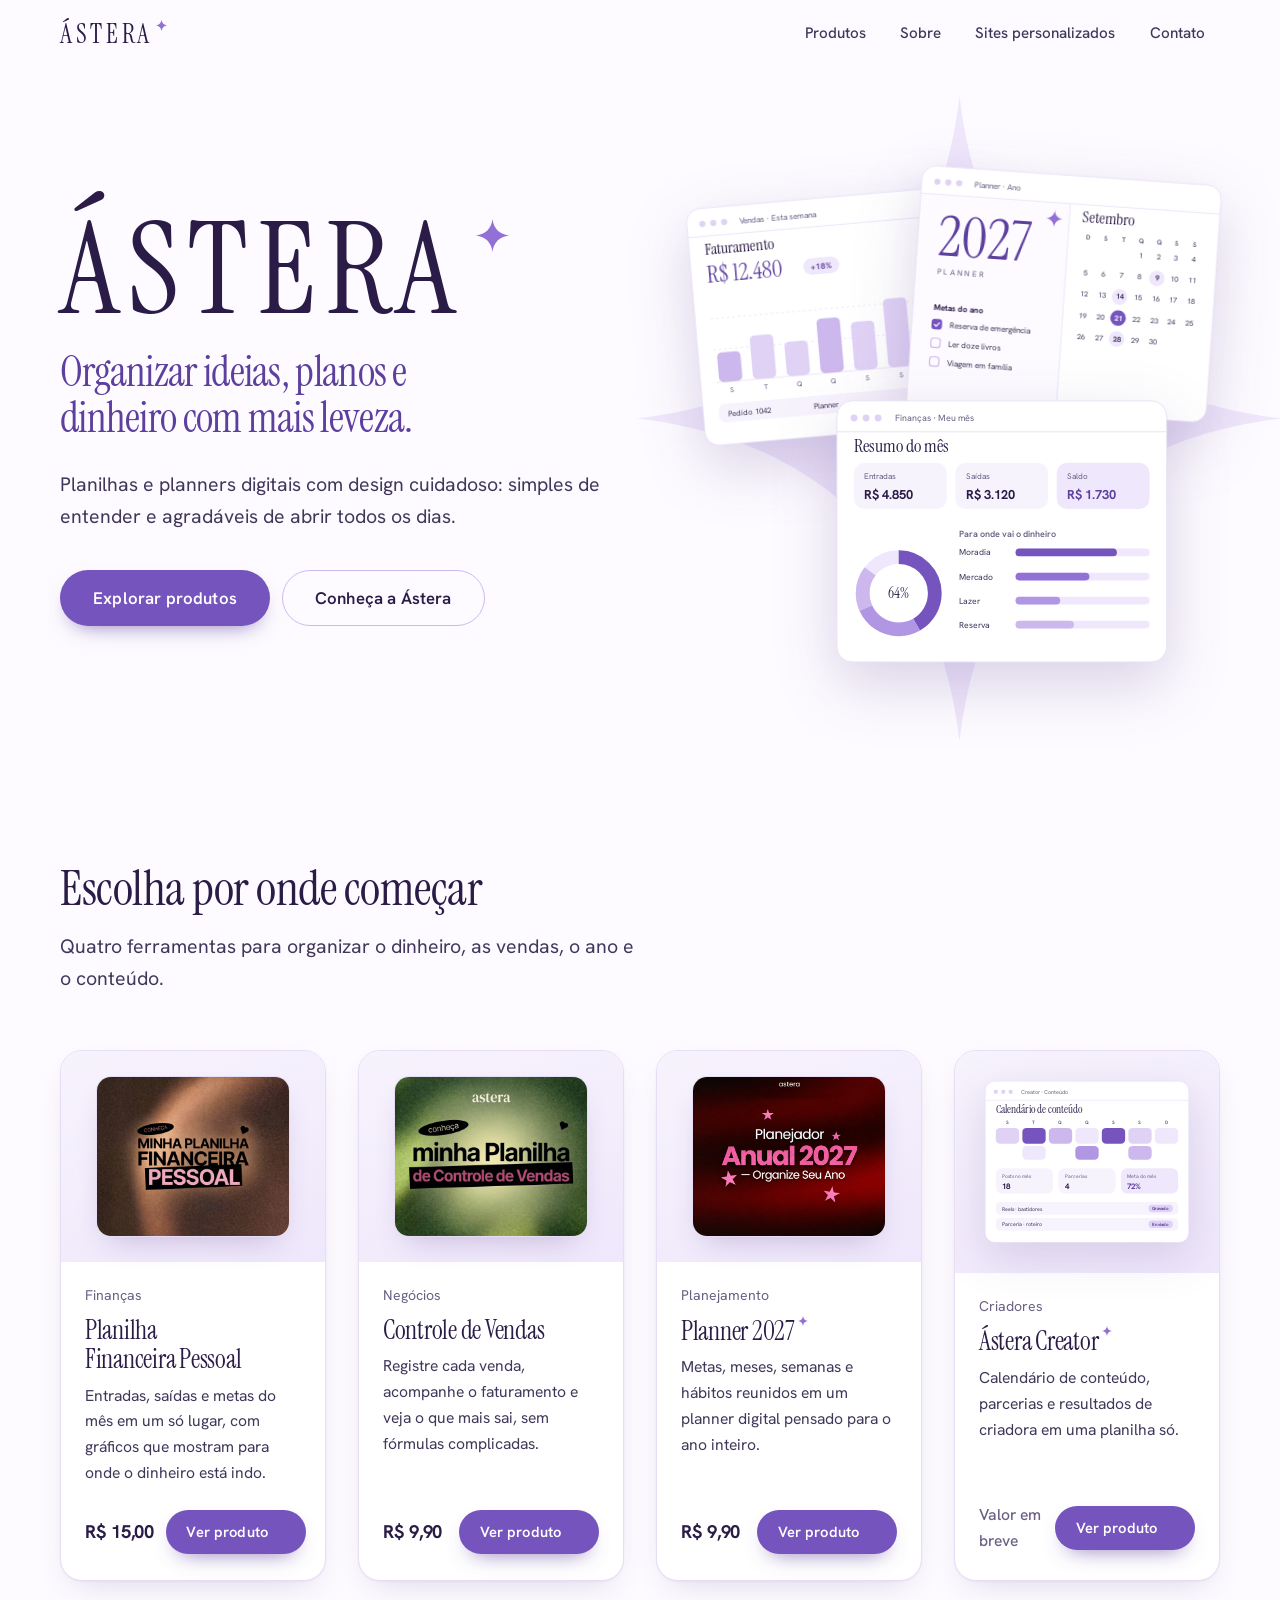
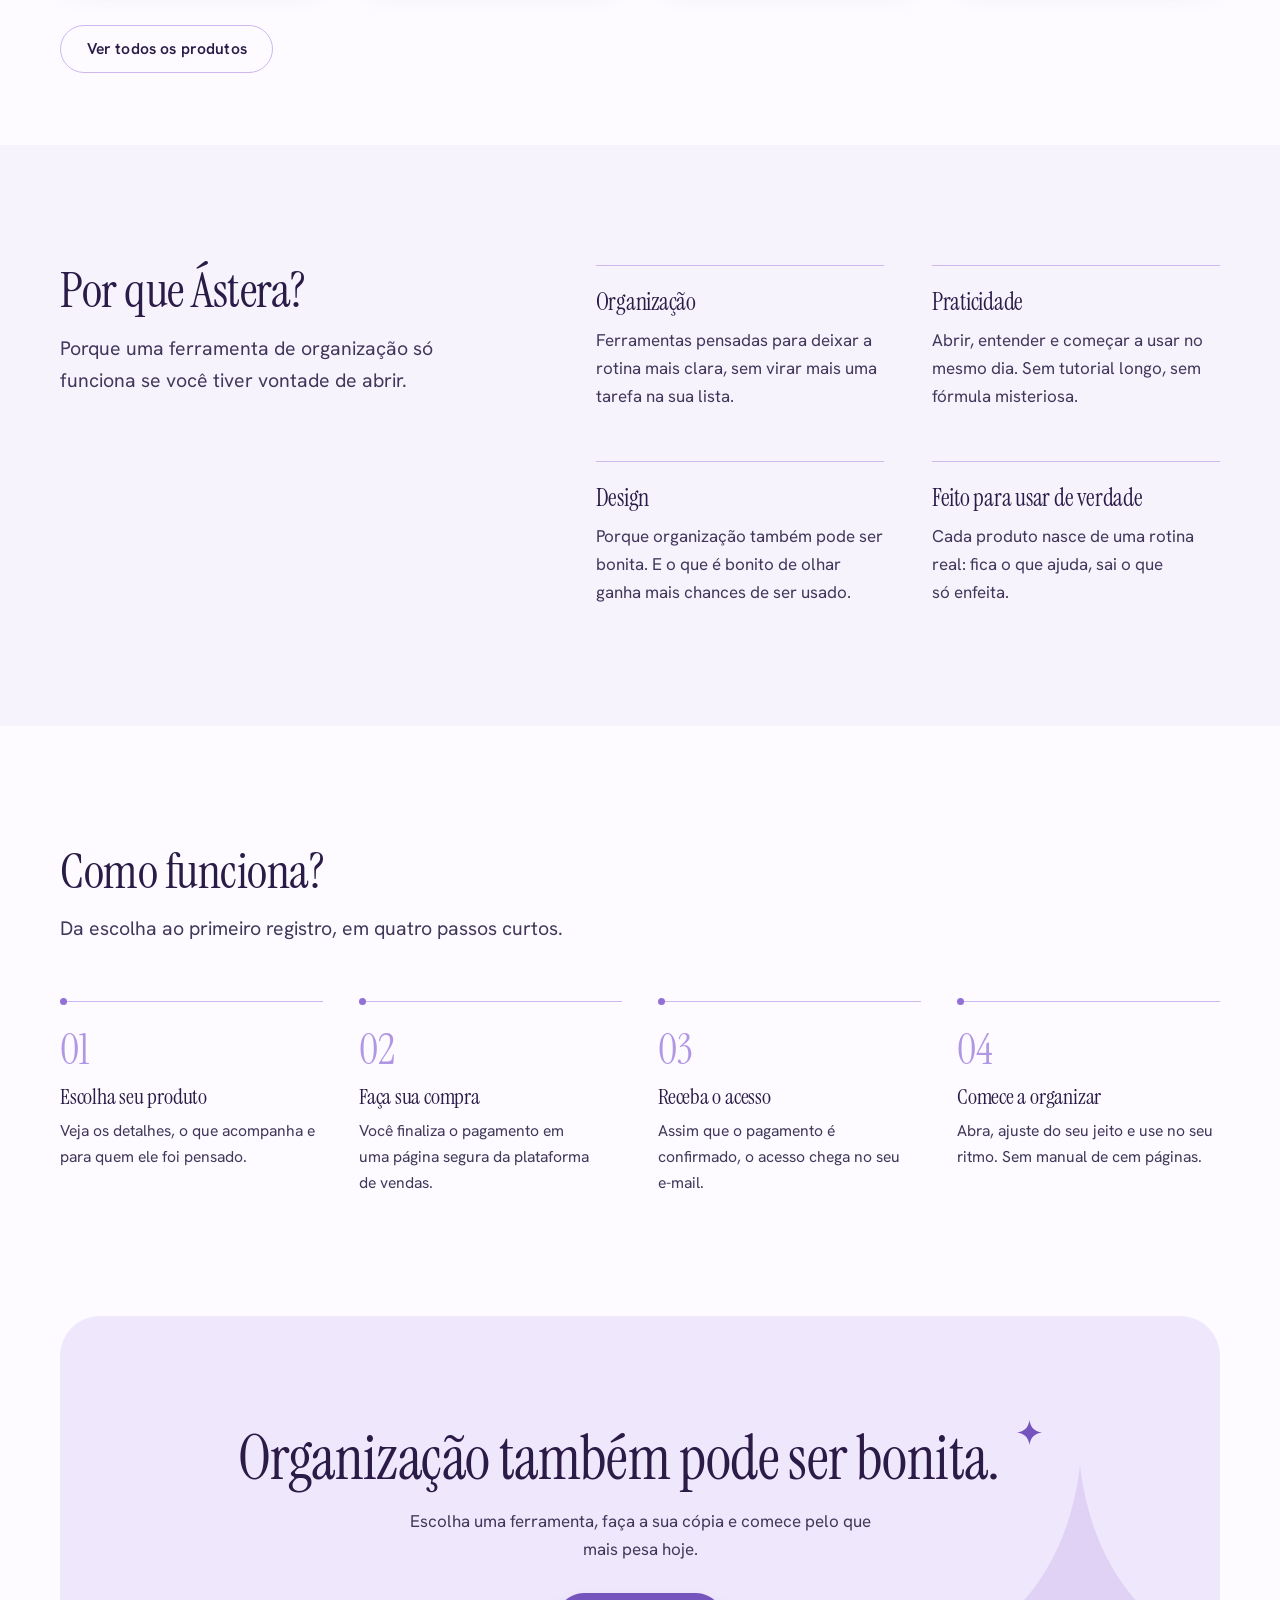
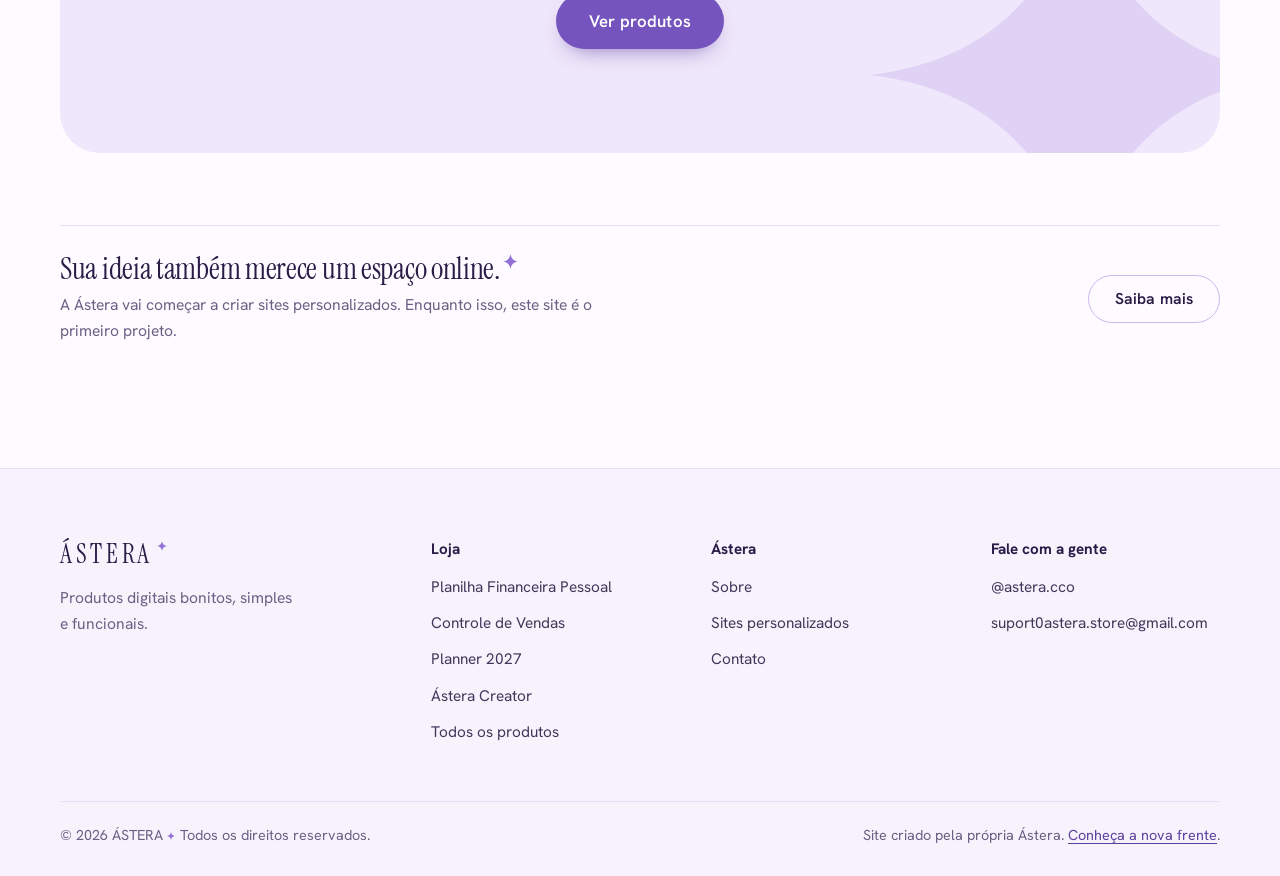
<file: index.html>
<!DOCTYPE html>
<html lang="pt-BR">
<head>
<meta charset="utf-8">
<meta name="viewport" content="width=device-width, initial-scale=1">
<title>Ástera ✦ Planilhas financeiras e planners digitais</title>
<meta name="description" content="Planilhas financeiras, controle de vendas, planner 2027 e planilha para criadoras de conteúdo, com design delicado e uso simples. Conheça a Ástera.">
<meta name="theme-color" content="#FDFBFF">
<link rel="icon" href="assets/favicon.svg" type="image/svg+xml">
<meta property="og:type" content="website">
<meta property="og:site_name" content="Ástera">
<meta property="og:locale" content="pt_BR">
<meta property="og:title" content="Ástera ✦ Planilhas financeiras e planners digitais">
<meta property="og:description" content="Planilhas financeiras, controle de vendas, planner 2027 e planilha para criadoras de conteúdo, com design delicado e uso simples. Conheça a Ástera.">
<meta property="og:image" content="https://SEU-DOMINIO.com.br/assets/og-image.png">
<meta name="twitter:card" content="summary_large_image">
<link rel="preconnect" href="https://fonts.googleapis.com">
<link rel="preconnect" href="https://fonts.gstatic.com" crossorigin>
<link href="https://fonts.googleapis.com/css2?family=Hanken+Grotesk:wght@400;500;600;700&family=Instrument+Serif:ital@0;1&display=swap" rel="stylesheet">
<link rel="stylesheet" href="css/style.css">
<script type="application/ld+json">
{"@context":"https://schema.org","@type":"Organization","name":"Ástera","url":"https://SEU-DOMINIO.com.br","logo":"https://SEU-DOMINIO.com.br/assets/favicon.svg","description":"Marca de produtos digitais: planilhas, planners e ferramentas de organização.","sameAs":["https://www.instagram.com/astera.cco/"]}
</script>
</head>
<body data-page="home">
<a class="skip-link" href="#conteudo">Pular para o conteúdo</a>
<header data-site-header></header>
<main id="conteudo">
<section class="hero" aria-labelledby="hero-title">
  <div class="wrap hero__grid">
    <div class="hero__copy">
      <h1 class="hero__title" id="hero-title">
        <span class="hero__brand">ÁSTERA<span class="star hero__star" aria-hidden="true"></span></span>
        <span class="sr-only">: </span>
        <span class="hero__line">Organizar ideias, planos e dinheiro com mais leveza.</span>
      </h1>
      <p class="lede">Planilhas e planners digitais com design cuidadoso: simples de entender e agradáveis de abrir todos os dias.</p>
      <div class="hero__actions">
        <a class="btn btn--primary btn--lg" href="produtos.html">Explorar produtos</a>
        <a class="btn btn--ghost btn--lg" href="sobre.html">Conheça a Ástera</a>
      </div>
    </div>
    <div class="hero__visual" data-hero-mockups aria-hidden="true"></div>
  </div>
</section>

<section class="section section--tight" aria-labelledby="destaques">
  <div class="wrap">
    <div class="section-head">
      <h2 id="destaques">Escolha por onde começar</h2>
      <p class="lede">Quatro ferramentas para organizar o dinheiro, as vendas, o ano e o conteúdo.</p>
    </div>
    <div class="grid-products" data-featured-products></div>
    <p style="margin-top:clamp(28px,4vw,44px)"><a class="btn btn--ghost" href="produtos.html">Ver todos os produtos</a></p>
  </div>
</section>

<section class="section section--tint" aria-labelledby="por-que">
  <div class="wrap why">
    <div class="section-head" style="margin:0">
      <h2 id="por-que">Por que Ástera?</h2>
      <p class="lede">Porque uma ferramenta de organização só funciona se você tiver vontade de abrir.</p>
    </div>
    <div class="why__list">
      <div class="why__item"><h3>Organização</h3><p>Ferramentas pensadas para deixar a rotina mais clara, sem virar mais uma tarefa na sua lista.</p></div>
      <div class="why__item"><h3>Praticidade</h3><p>Abrir, entender e começar a usar no mesmo dia. Sem tutorial longo, sem fórmula misteriosa.</p></div>
      <div class="why__item"><h3>Design</h3><p>Porque organização também pode ser bonita. E o que é bonito de olhar ganha mais chances de ser usado.</p></div>
      <div class="why__item"><h3>Feito para usar de verdade</h3><p>Cada produto nasce de uma rotina real: fica o que ajuda, sai o que só enfeita.</p></div>
    </div>
  </div>
</section>

<section class="section" aria-labelledby="como-funciona">
  <div class="wrap">
    <div class="section-head">
      <h2 id="como-funciona">Como funciona?</h2>
      <p class="lede">Da escolha ao primeiro registro, em quatro passos curtos.</p>
    </div>
    <div data-steps></div>
  </div>
</section>

<section class="section--tight" style="padding-block:0 clamp(40px,6vw,72px)" aria-labelledby="cta-final">
  <div class="wrap">
    <div class="cta">
      <h2 id="cta-final">Organização também pode ser bonita. <span class="star" aria-hidden="true"></span></h2>
      <p>Escolha uma ferramenta, faça a sua cópia e comece pelo que mais pesa hoje.</p>
      <a class="btn btn--primary btn--lg" href="produtos.html">Ver produtos</a>
    </div>
  </div>
</section>

<div class="wrap" style="padding-bottom:clamp(48px,8vw,96px)">
  <div class="teaser">
    <div>
      <h2>Sua ideia também merece um espaço online.<span class="star" aria-hidden="true"></span></h2>
      <p>A Ástera vai começar a criar sites personalizados. Enquanto isso, este site é o primeiro projeto.</p>
    </div>
    <a class="btn btn--ghost" href="sites-personalizados.html">Saiba mais</a>
  </div>
</div>
</main>
<footer data-site-footer></footer>
<noscript><p style="padding:24px;text-align:center">Este site precisa do JavaScript ativado para mostrar os produtos.</p></noscript>
<script src="js/config.js" defer></script>
<script src="js/products.js" defer></script>
<script src="js/mockups.js" defer></script>
<script src="js/app.js" defer></script>
</body>
</html>
</file>
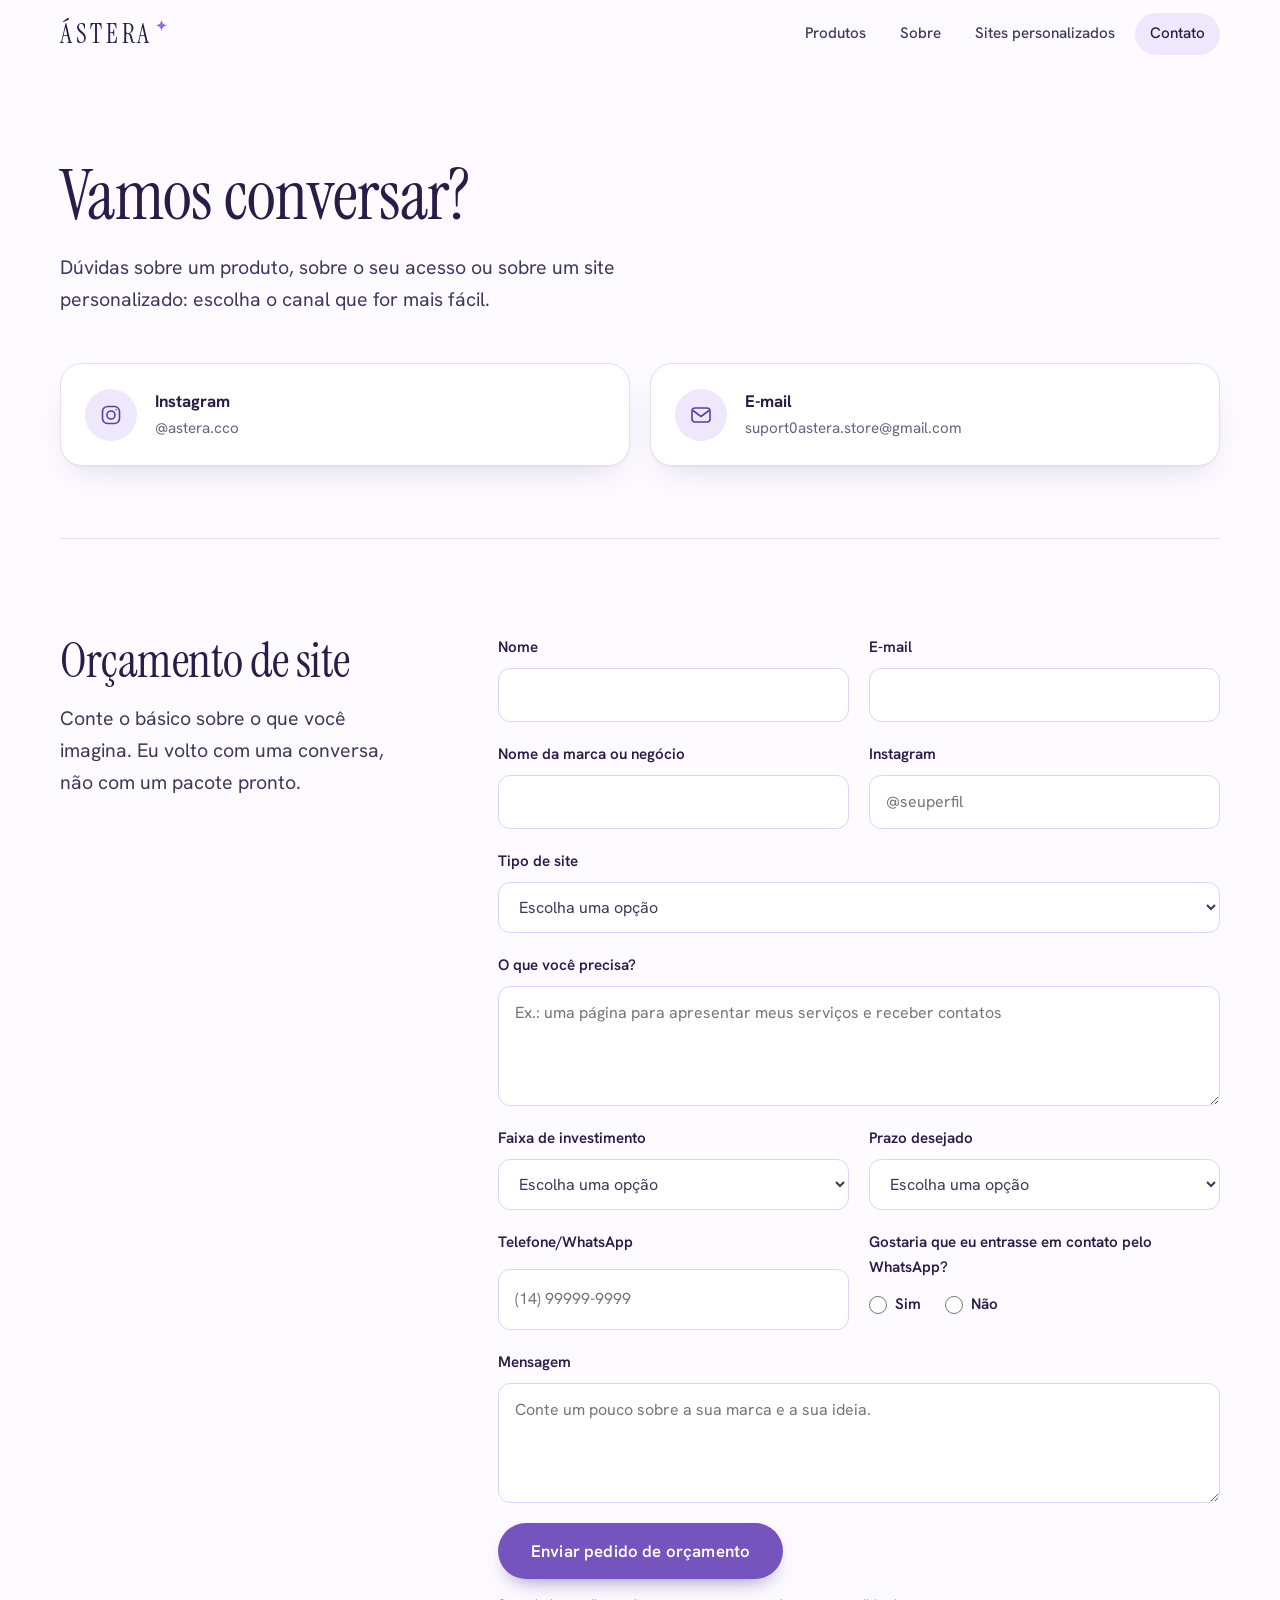
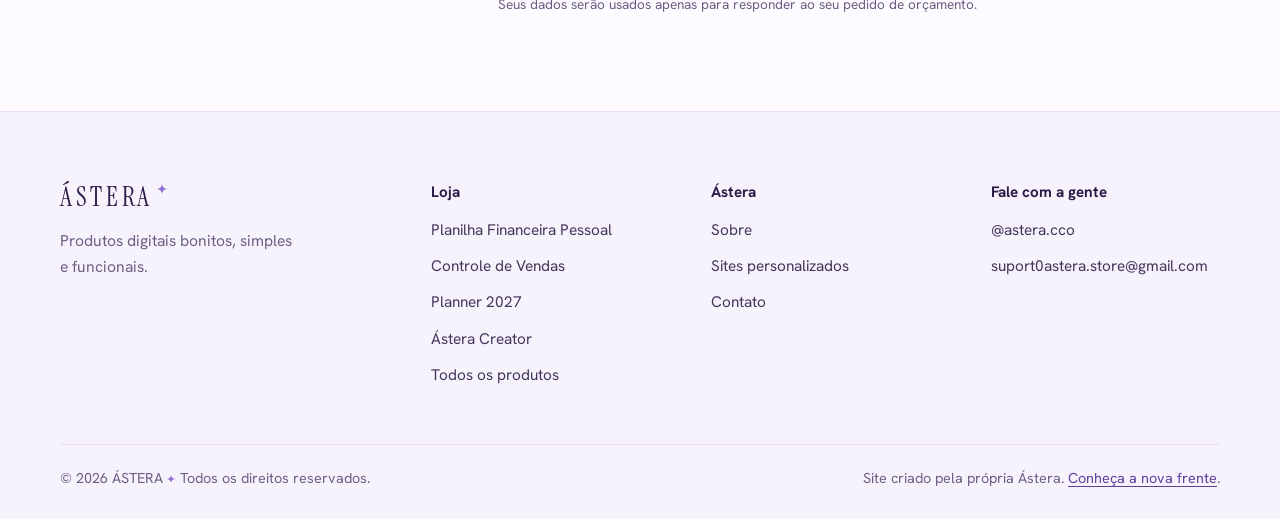
<file: contato.html>
<!DOCTYPE html>
<html lang="pt-BR">
<head>
<meta charset="utf-8">
<meta name="viewport" content="width=device-width, initial-scale=1">
<title>Contato | Ástera ✦</title>
<meta name="description" content="Fale com a Ástera pelo Instagram ou e-mail e peça um orçamento de site personalizado.">
<meta name="theme-color" content="#FDFBFF">
<link rel="icon" href="assets/favicon.svg" type="image/svg+xml">
<meta property="og:type" content="website">
<meta property="og:site_name" content="Ástera">
<meta property="og:locale" content="pt_BR">
<meta property="og:title" content="Contato | Ástera ✦">
<meta property="og:description" content="Fale com a Ástera pelo Instagram ou e-mail e peça um orçamento de site personalizado.">
<meta property="og:image" content="https://SEU-DOMINIO.com.br/assets/og-image.png">
<meta name="twitter:card" content="summary_large_image">
<link rel="preconnect" href="https://fonts.googleapis.com">
<link rel="preconnect" href="https://fonts.gstatic.com" crossorigin>
<link href="https://fonts.googleapis.com/css2?family=Hanken+Grotesk:wght@400;500;600;700&family=Instrument+Serif:ital@0;1&display=swap" rel="stylesheet">
<link rel="stylesheet" href="css/style.css">
</head>
<body data-page="contato">
<a class="skip-link" href="#conteudo">Pular para o conteúdo</a>
<header data-site-header></header>
<main id="conteudo">
<div class="wrap page-head">
  <h1>Vamos conversar?</h1>
  <p class="lede">Dúvidas sobre um produto, sobre o seu acesso ou sobre um site personalizado: escolha o canal que for mais fácil.</p>
</div>
<div class="wrap contact-links" data-contact-links></div>
<div class="wrap">
  <section class="quote" id="orcamento" aria-labelledby="orcamento-titulo">
    <div>
      <h2 id="orcamento-titulo">Orçamento de site</h2>
      <p class="lede">Conte o básico sobre o que você imagina. Eu volto com uma conversa, não com um pacote pronto.</p>
    </div>
    <div data-quote-form></div>
  </section>
</div>
</main>
<footer data-site-footer></footer>
<noscript><p style="padding:24px;text-align:center">Este site precisa do JavaScript ativado para mostrar os produtos.</p></noscript>
<script src="js/config.js" defer></script>
<script src="js/products.js" defer></script>
<script src="js/mockups.js" defer></script>
<script src="js/app.js" defer></script>
</body>
</html>
</file>
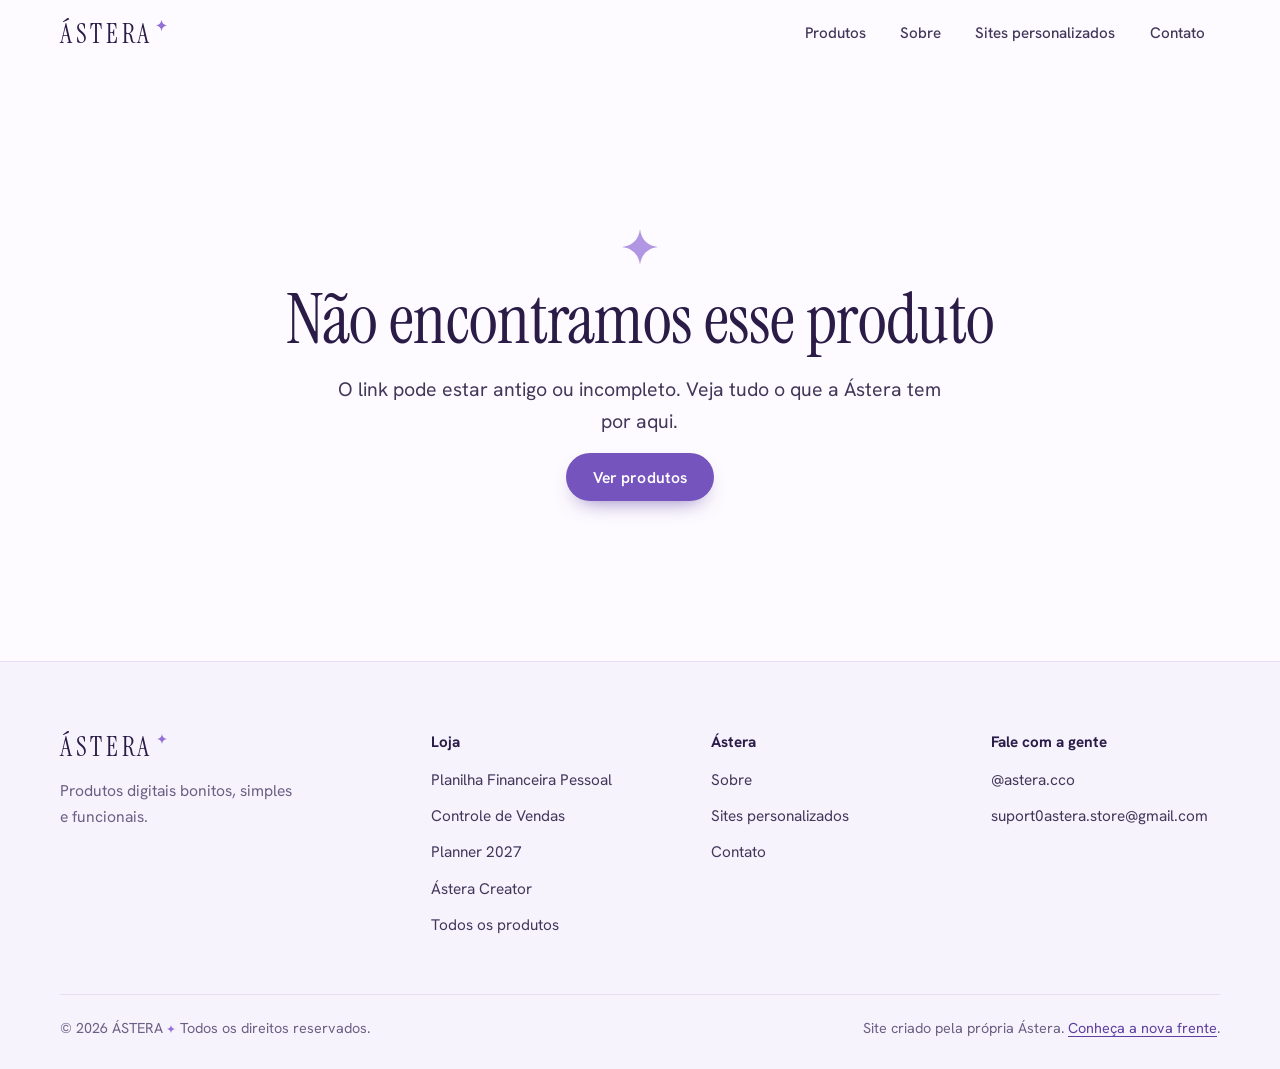
<file: produto.html>
<!DOCTYPE html>
<html lang="pt-BR">
<head>
<meta charset="utf-8">
<meta name="viewport" content="width=device-width, initial-scale=1">
<script>(function(){var p=location.pathname,i=p.indexOf('/produtos/');if(i>-1){document.write('<base href="'+p.slice(0,i+1)+'">');}})();</script>
<title>Produto | Ástera ✦</title>
<meta name="description" content="Produto digital da Ástera: planilhas e planners com design cuidadoso e uso simples.">
<meta name="theme-color" content="#FDFBFF">
<link rel="icon" href="assets/favicon.svg" type="image/svg+xml">
<meta property="og:type" content="website">
<meta property="og:site_name" content="Ástera">
<meta property="og:locale" content="pt_BR">
<meta property="og:title" content="Produto | Ástera ✦">
<meta property="og:description" content="Produto digital da Ástera: planilhas e planners com design cuidadoso e uso simples.">
<meta property="og:image" content="https://SEU-DOMINIO.com.br/assets/og-image.png">
<meta name="twitter:card" content="summary_large_image">
<link rel="preconnect" href="https://fonts.googleapis.com">
<link rel="preconnect" href="https://fonts.gstatic.com" crossorigin>
<link href="https://fonts.googleapis.com/css2?family=Hanken+Grotesk:wght@400;500;600;700&family=Instrument+Serif:ital@0;1&display=swap" rel="stylesheet">
<link rel="stylesheet" href="css/style.css">
</head>
<body data-page="produto">
<a class="skip-link" href="#conteudo">Pular para o conteúdo</a>
<header data-site-header></header>
<main id="conteudo">
<div data-product-page></div>
</main>
<footer data-site-footer></footer>
<noscript><p style="padding:24px;text-align:center">Este site precisa do JavaScript ativado para mostrar os produtos.</p></noscript>
<script src="js/config.js" defer></script>
<script src="js/products.js" defer></script>
<script src="js/mockups.js" defer></script>
<script src="js/app.js" defer></script>
</body>
</html>
</file>
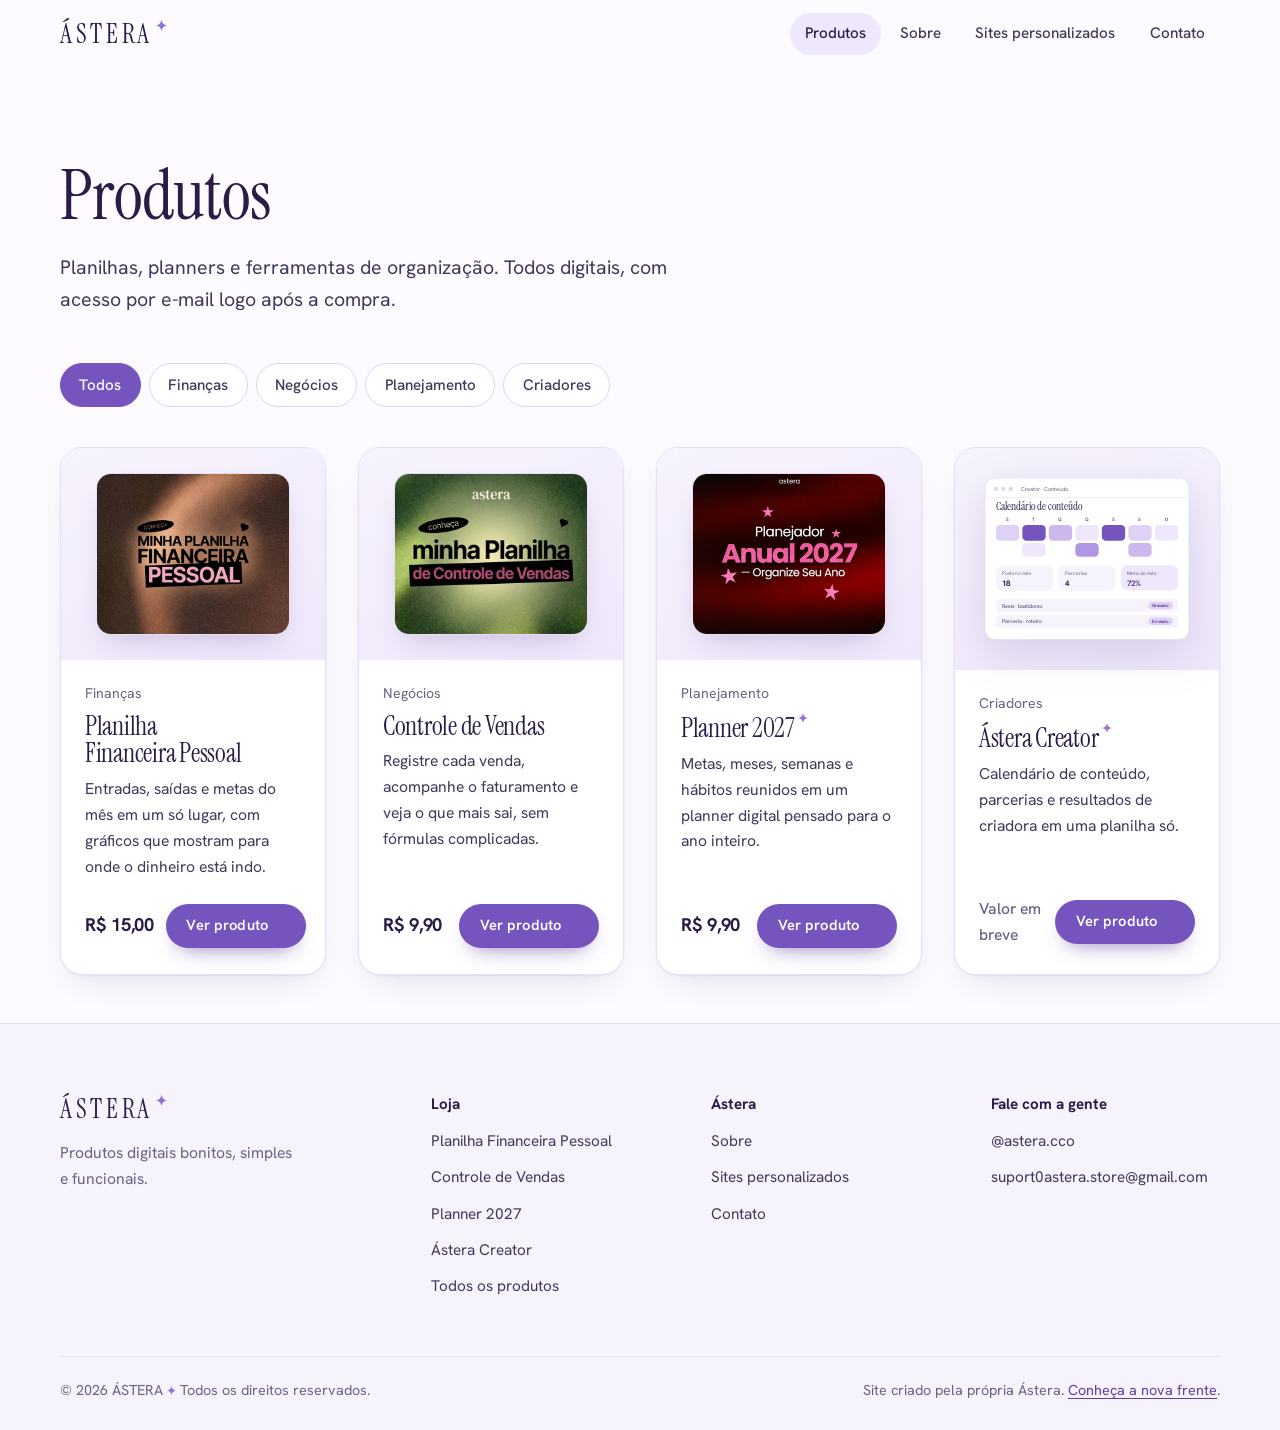
<file: produtos.html>
<!DOCTYPE html>
<html lang="pt-BR">
<head>
<meta charset="utf-8">
<meta name="viewport" content="width=device-width, initial-scale=1">
<title>Produtos digitais: planilhas e planners | Ástera ✦</title>
<meta name="description" content="Planilha financeira pessoal, controle de vendas, Planner 2027 e Ástera Creator. Veja todos os produtos da Ástera e escolha por onde começar.">
<meta name="theme-color" content="#FDFBFF">
<link rel="icon" href="assets/favicon.svg" type="image/svg+xml">
<meta property="og:type" content="website">
<meta property="og:site_name" content="Ástera">
<meta property="og:locale" content="pt_BR">
<meta property="og:title" content="Produtos digitais: planilhas e planners | Ástera ✦">
<meta property="og:description" content="Planilha financeira pessoal, controle de vendas, Planner 2027 e Ástera Creator. Veja todos os produtos da Ástera e escolha por onde começar.">
<meta property="og:image" content="https://SEU-DOMINIO.com.br/assets/og-image.png">
<meta name="twitter:card" content="summary_large_image">
<link rel="preconnect" href="https://fonts.googleapis.com">
<link rel="preconnect" href="https://fonts.gstatic.com" crossorigin>
<link href="https://fonts.googleapis.com/css2?family=Hanken+Grotesk:wght@400;500;600;700&family=Instrument+Serif:ital@0;1&display=swap" rel="stylesheet">
<link rel="stylesheet" href="css/style.css">
</head>
<body data-page="produtos">
<a class="skip-link" href="#conteudo">Pular para o conteúdo</a>
<header data-site-header></header>
<main id="conteudo">
<div class="wrap page-head">
  <h1>Produtos</h1>
  <p class="lede">Planilhas, planners e ferramentas de organização. Todos digitais, com acesso por e-mail logo após a compra.</p>
</div>
<div class="wrap" style="padding-bottom:clamp(24px,4vw,48px)" data-shop></div>
</main>
<footer data-site-footer></footer>
<noscript><p style="padding:24px;text-align:center">Este site precisa do JavaScript ativado para mostrar os produtos.</p></noscript>
<script src="js/config.js" defer></script>
<script src="js/products.js" defer></script>
<script src="js/mockups.js" defer></script>
<script src="js/app.js" defer></script>
</body>
</html>
</file>
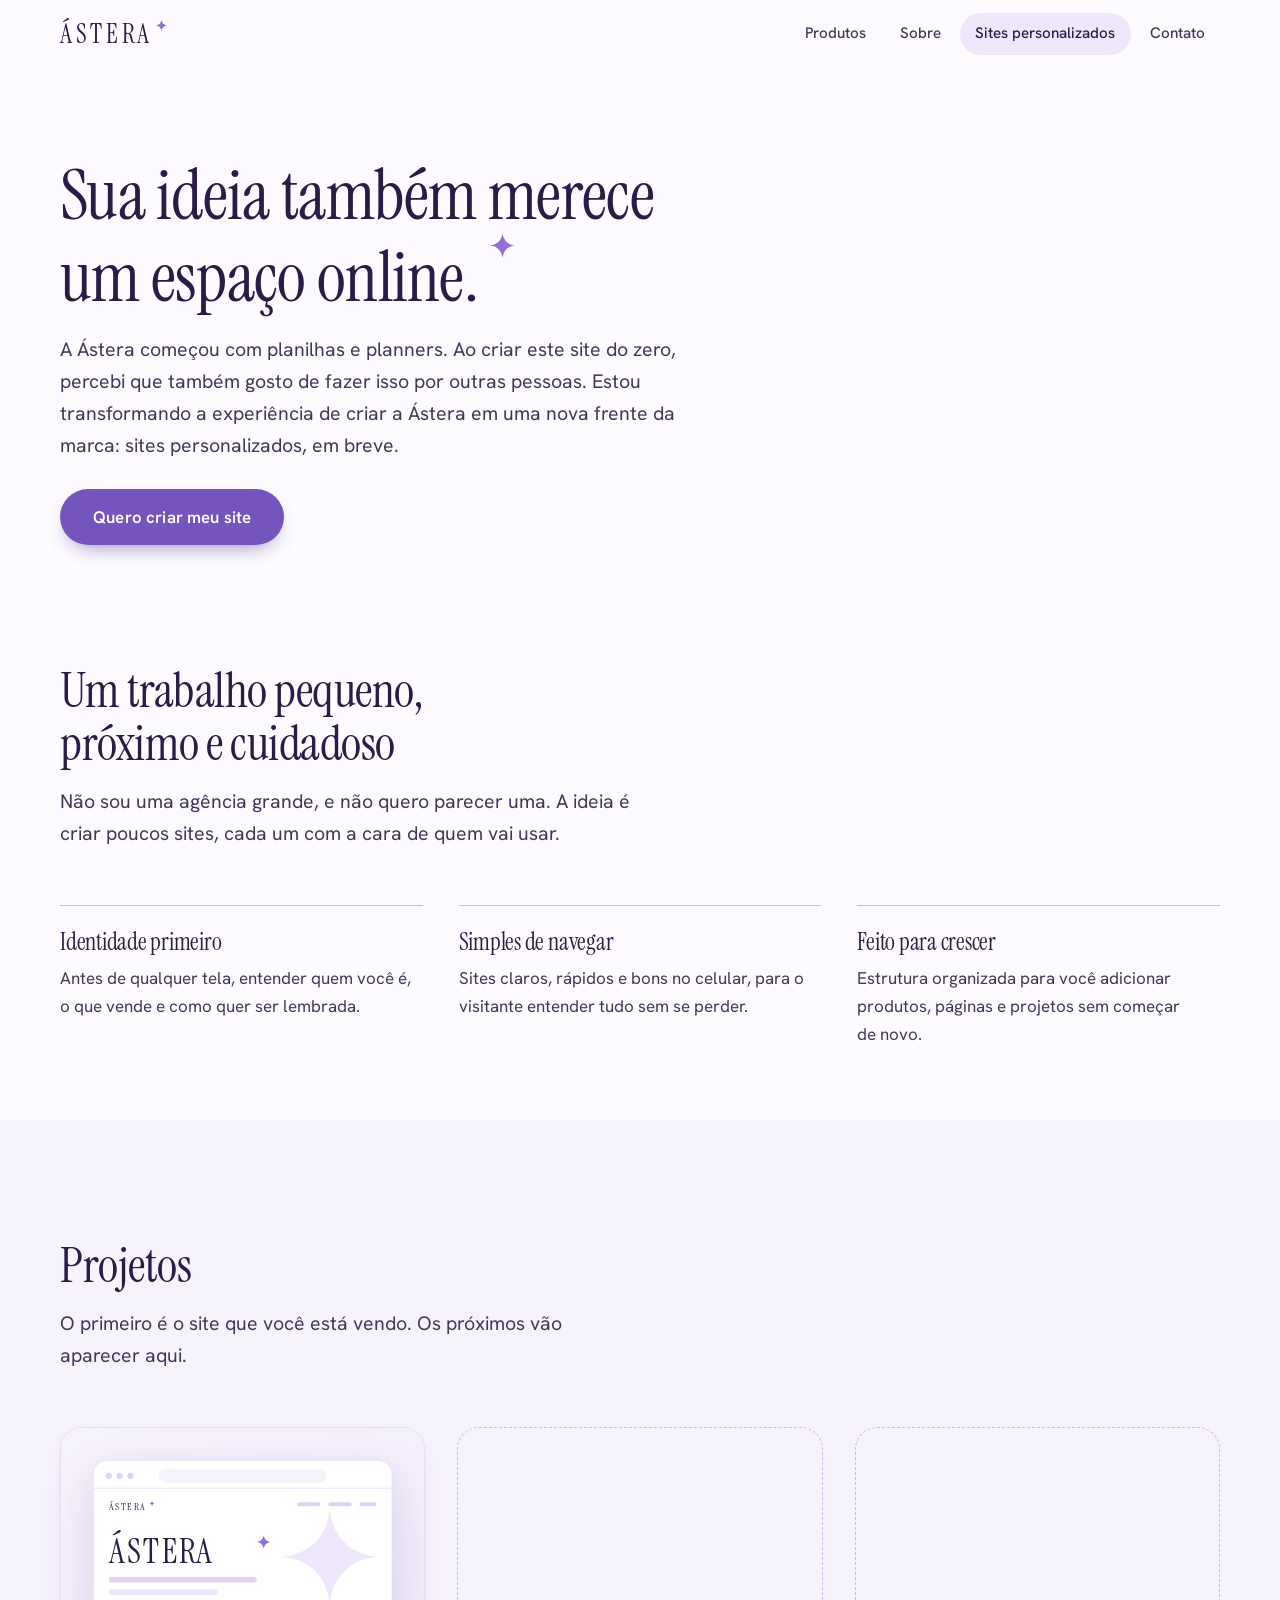
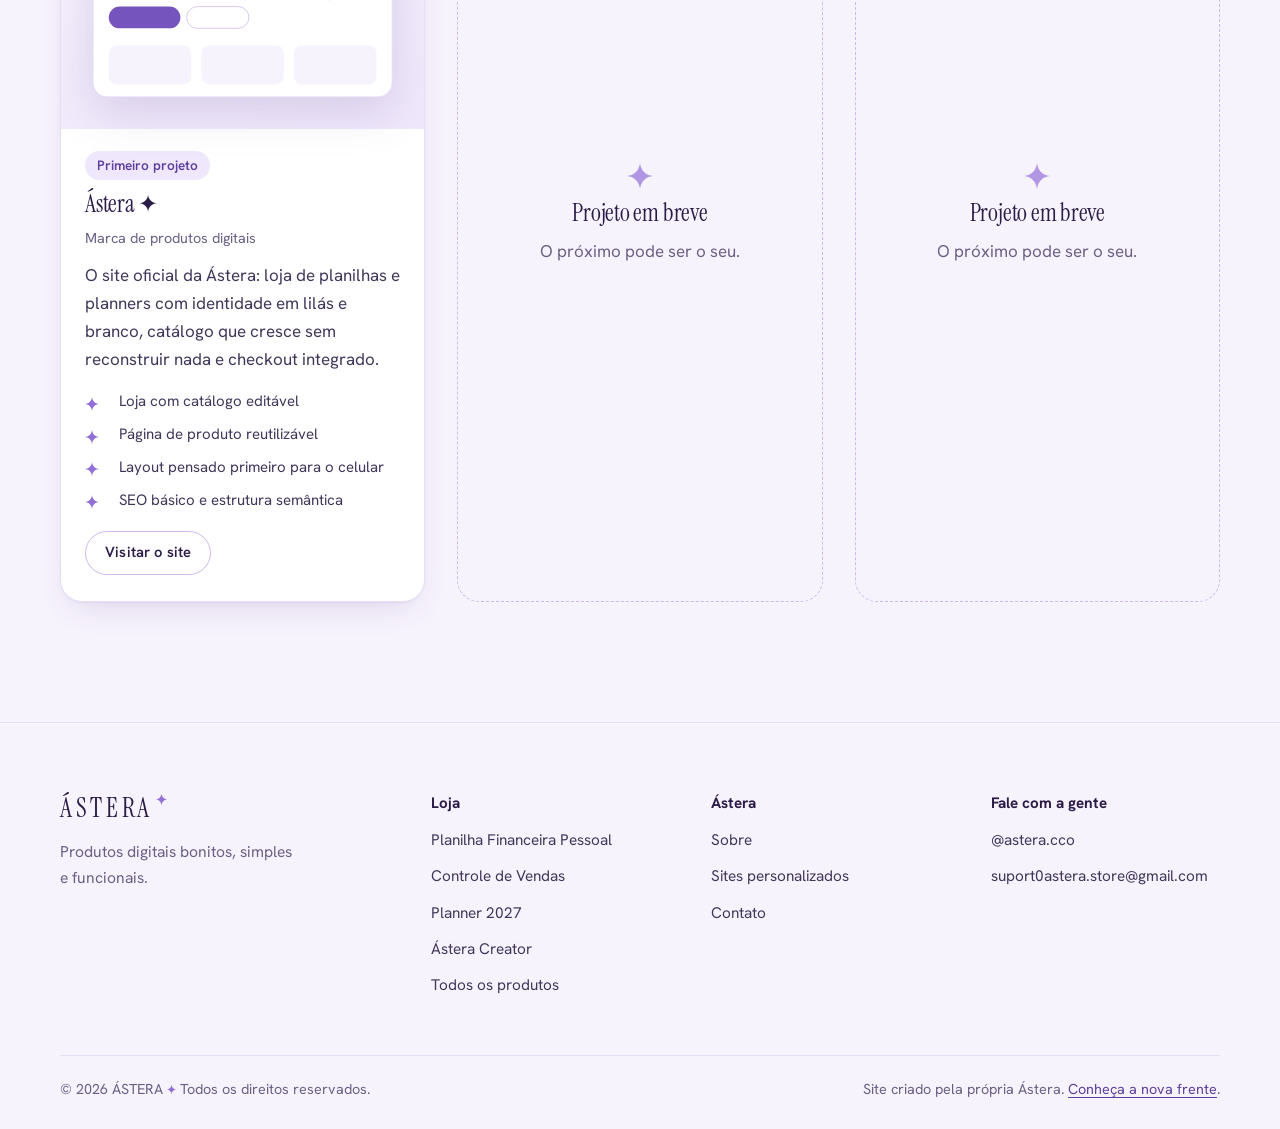
<file: sites-personalizados.html>
<!DOCTYPE html>
<html lang="pt-BR">
<head>
<meta charset="utf-8">
<meta name="viewport" content="width=device-width, initial-scale=1">
<title>Sites personalizados | Ástera ✦</title>
<meta name="description" content="Em breve, a Ástera também cria sites personalizados para profissionais, pequenos negócios e marcas. Veja o primeiro projeto.">
<meta name="theme-color" content="#FDFBFF">
<link rel="icon" href="assets/favicon.svg" type="image/svg+xml">
<meta property="og:type" content="website">
<meta property="og:site_name" content="Ástera">
<meta property="og:locale" content="pt_BR">
<meta property="og:title" content="Sites personalizados | Ástera ✦">
<meta property="og:description" content="Em breve, a Ástera também cria sites personalizados para profissionais, pequenos negócios e marcas. Veja o primeiro projeto.">
<meta property="og:image" content="https://SEU-DOMINIO.com.br/assets/og-image.png">
<meta name="twitter:card" content="summary_large_image">
<link rel="preconnect" href="https://fonts.googleapis.com">
<link rel="preconnect" href="https://fonts.gstatic.com" crossorigin>
<link href="https://fonts.googleapis.com/css2?family=Hanken+Grotesk:wght@400;500;600;700&family=Instrument+Serif:ital@0;1&display=swap" rel="stylesheet">
<link rel="stylesheet" href="css/style.css">
</head>
<body data-page="sites">
<a class="skip-link" href="#conteudo">Pular para o conteúdo</a>
<header data-site-header></header>
<main id="conteudo">
<div class="wrap page-head">
  <h1>Sua ideia também merece um espaço <span style="white-space:nowrap">online. <span class="star" aria-hidden="true" style="width:.36em;height:.36em;color:var(--lilac-500);vertical-align:.6em"></span></span></h1>
  <p class="lede">A Ástera começou com planilhas e planners. Ao criar este site do zero, percebi que também gosto de fazer isso por outras pessoas. Estou transformando a experiência de criar a Ástera em uma nova frente da marca: sites personalizados, em breve.</p>
  <p style="margin-top:28px"><a class="btn btn--primary btn--lg" href="contato.html#orcamento" data-custom-sites-cta>Quero criar meu site</a></p>
</div>

<section class="section section--tight" aria-labelledby="como-sera">
  <div class="wrap">
    <div class="section-head">
      <h2 id="como-sera">Um trabalho pequeno, próximo e cuidadoso</h2>
      <p class="lede">Não sou uma agência grande, e não quero parecer uma. A ideia é criar poucos sites, cada um com a cara de quem vai usar.</p>
    </div>
    <div class="offer">
      <div><h3>Identidade primeiro</h3><p>Antes de qualquer tela, entender quem você é, o que vende e como quer ser lembrada.</p></div>
      <div><h3>Simples de navegar</h3><p>Sites claros, rápidos e bons no celular, para o visitante entender tudo sem se perder.</p></div>
      <div><h3>Feito para crescer</h3><p>Estrutura organizada para você adicionar produtos, páginas e projetos sem começar de novo.</p></div>
    </div>
  </div>
</section>

<section class="section section--tint" id="projetos" aria-labelledby="projetos-titulo">
  <div class="wrap">
    <div class="section-head">
      <h2 id="projetos-titulo">Projetos</h2>
      <p class="lede">O primeiro é o site que você está vendo. Os próximos vão aparecer aqui.</p>
    </div>
    <div class="projects" data-projects></div>
  </div>
</section>
</main>
<footer data-site-footer></footer>
<noscript><p style="padding:24px;text-align:center">Este site precisa do JavaScript ativado para mostrar os produtos.</p></noscript>
<script src="js/config.js" defer></script>
<script src="js/products.js" defer></script>
<script src="js/mockups.js" defer></script>
<script src="js/app.js" defer></script>
</body>
</html>
</file>
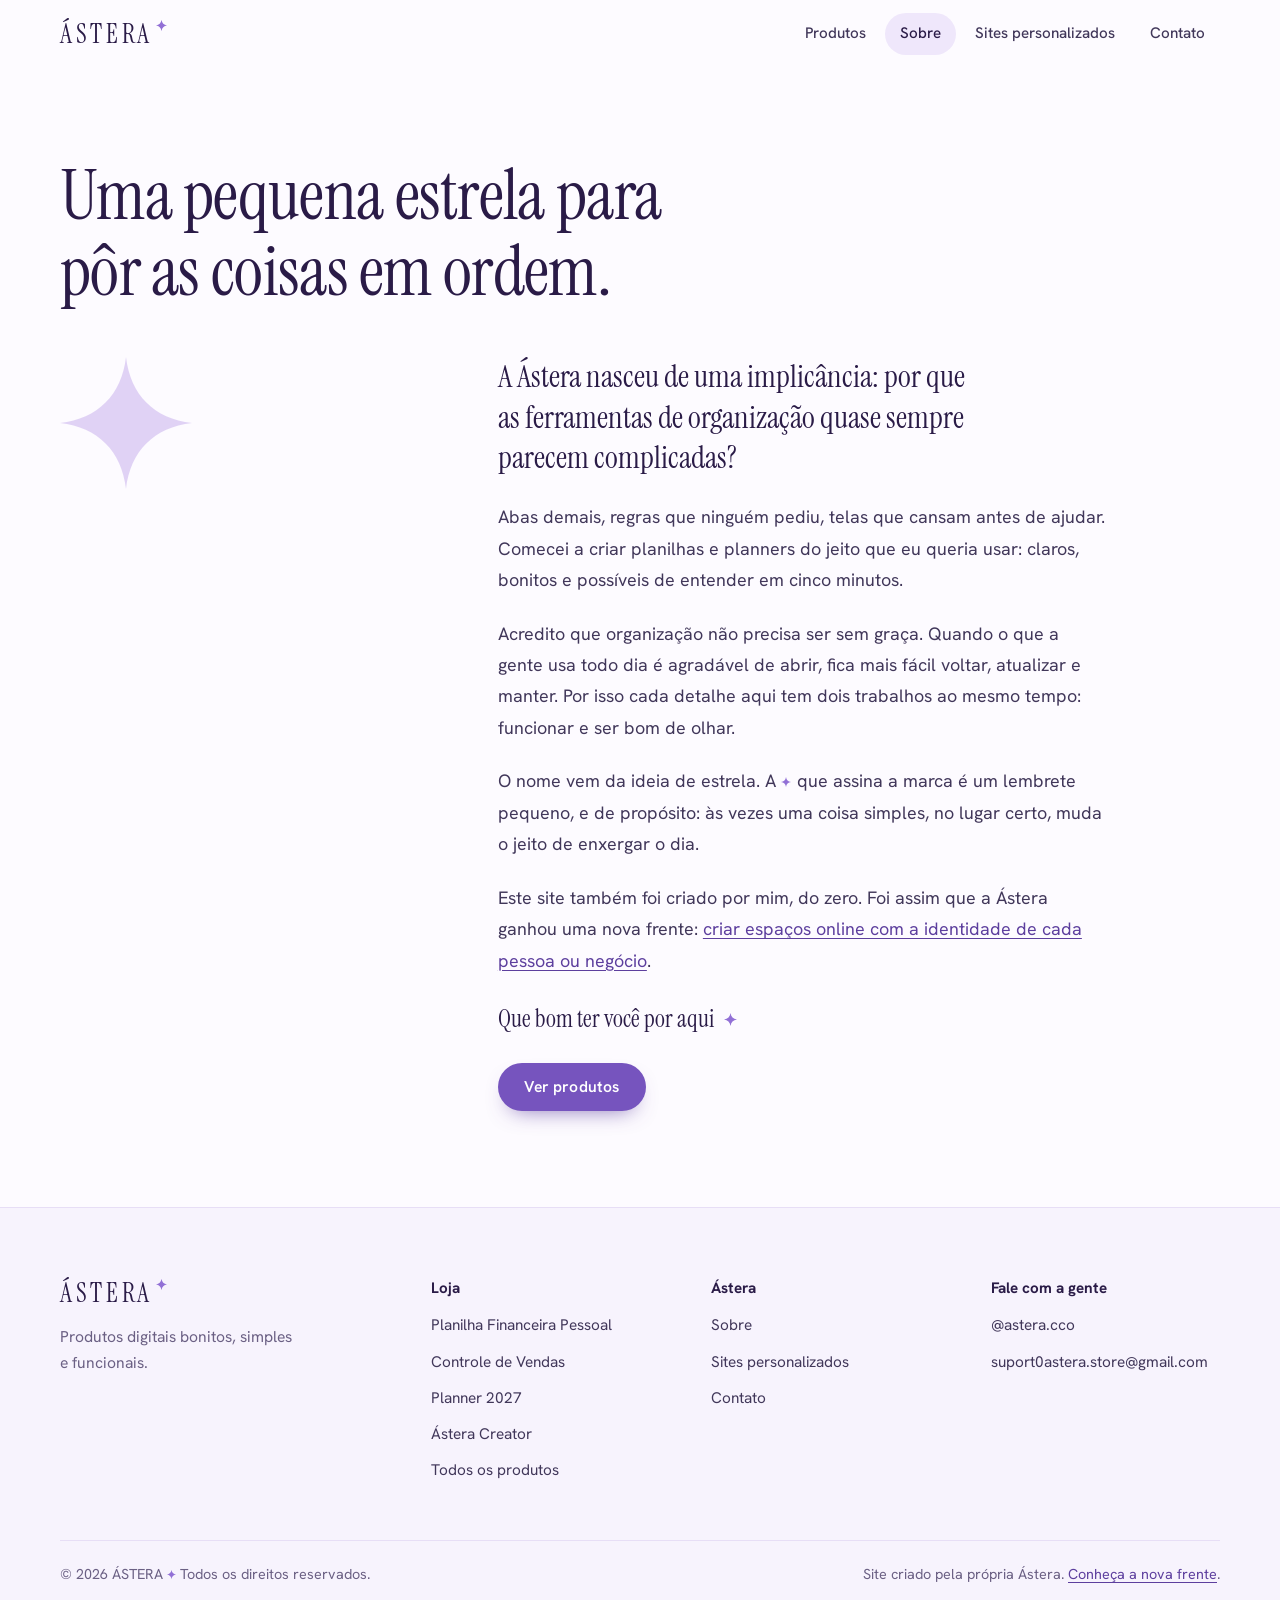
<file: sobre.html>
<!DOCTYPE html>
<html lang="pt-BR">
<head>
<meta charset="utf-8">
<meta name="viewport" content="width=device-width, initial-scale=1">
<title>Sobre a Ástera ✦ | Organização simples e bonita</title>
<meta name="description" content="A Ástera nasceu da vontade de transformar ferramentas complicadas em experiências simples, bonitas e práticas. Conheça a marca.">
<meta name="theme-color" content="#FDFBFF">
<link rel="icon" href="assets/favicon.svg" type="image/svg+xml">
<meta property="og:type" content="website">
<meta property="og:site_name" content="Ástera">
<meta property="og:locale" content="pt_BR">
<meta property="og:title" content="Sobre a Ástera ✦ | Organização simples e bonita">
<meta property="og:description" content="A Ástera nasceu da vontade de transformar ferramentas complicadas em experiências simples, bonitas e práticas. Conheça a marca.">
<meta property="og:image" content="https://SEU-DOMINIO.com.br/assets/og-image.png">
<meta name="twitter:card" content="summary_large_image">
<link rel="preconnect" href="https://fonts.googleapis.com">
<link rel="preconnect" href="https://fonts.gstatic.com" crossorigin>
<link href="https://fonts.googleapis.com/css2?family=Hanken+Grotesk:wght@400;500;600;700&family=Instrument+Serif:ital@0;1&display=swap" rel="stylesheet">
<link rel="stylesheet" href="css/style.css">
</head>
<body data-page="sobre">
<a class="skip-link" href="#conteudo">Pular para o conteúdo</a>
<header data-site-header></header>
<main id="conteudo">
<div class="wrap page-head">
  <h1>Uma pequena estrela para pôr as coisas em ordem.</h1>
</div>
<div class="wrap about">
  <div class="about__side" aria-hidden="true"><div class="about__star"></div></div>
  <div class="prose">
    <p>A Ástera nasceu de uma implicância: por que as ferramentas de organização quase sempre parecem complicadas?</p>
    <p>Abas demais, regras que ninguém pediu, telas que cansam antes de ajudar. Comecei a criar planilhas e planners do jeito que eu queria usar: claros, bonitos e possíveis de entender em cinco minutos.</p>
    <p>Acredito que organização não precisa ser sem graça. Quando o que a gente usa todo dia é agradável de abrir, fica mais fácil voltar, atualizar e manter. Por isso cada detalhe aqui tem dois trabalhos ao mesmo tempo: funcionar e ser bom de olhar.</p>
    <p>O nome vem da ideia de estrela. A <span class="star" aria-hidden="true" style="width:.6em;height:.6em;color:var(--lilac-500)"></span> que assina a marca é um lembrete pequeno, e de propósito: às vezes uma coisa simples, no lugar certo, muda o jeito de enxergar o dia.</p>
    <p>Este site também foi criado por mim, do zero. Foi assim que a Ástera ganhou uma nova frente: <a href="sites-personalizados.html">criar espaços online com a identidade de cada pessoa ou negócio</a>.</p>
    <p class="signoff">Que bom ter você por aqui <span class="star" aria-hidden="true"></span></p>
    <p><a class="btn btn--primary" href="produtos.html">Ver produtos</a></p>
  </div>
</div>
</main>
<footer data-site-footer></footer>
<noscript><p style="padding:24px;text-align:center">Este site precisa do JavaScript ativado para mostrar os produtos.</p></noscript>
<script src="js/config.js" defer></script>
<script src="js/products.js" defer></script>
<script src="js/mockups.js" defer></script>
<script src="js/app.js" defer></script>
</body>
</html>
</file>
<file: css/style.css>
:root {
  --paper: #FDFBFF;
  --white: #FFFFFF;
  --lilac-50: #F7F3FD;
  --lilac-100: #EFE7FB;
  --lilac-200: #E0D2F5;
  --lilac-300: #CDB8EE;
  --lilac-400: #B197E3;
  --lilac-500: #9270D6;
  --lilac-600: #7654BE;
  --lilac-700: #5D3F9E;
  --plum: #2A1B47;
  --ink: #41375A;
  --muted: #6B6084;
  --line: #E7DEF6;

  --font-serif: 'Instrument Serif', 'Cormorant Garamond', Georgia, 'Times New Roman', serif;
  --font-sans: 'Hanken Grotesk', 'Helvetica Neue', Arial, system-ui, sans-serif;

  --radius-card: 22px;
  --radius-md: 14px;
  --radius-pill: 999px;

  --shadow-soft: 0 1px 2px rgba(74, 47, 130, .05), 0 14px 34px -14px rgba(74, 47, 130, .20);
  --shadow-lift: 0 2px 4px rgba(74, 47, 130, .06), 0 26px 46px -18px rgba(74, 47, 130, .30);

  --wrap: 1160px;
  --gutter: clamp(20px, 5vw, 40px);
  --header-h: 68px;
  --ease: cubic-bezier(.22, .7, .2, 1);

  --star: url("data:image/svg+xml,%3Csvg xmlns='http://www.w3.org/2000/svg' viewBox='0 0 24 24'%3E%3Cpath d='M12 0C12.8 6.9 17.1 11.2 24 12C17.1 12.8 12.8 17.1 12 24C11.2 17.1 6.9 12.8 0 12C6.9 11.2 11.2 6.9 12 0Z'/%3E%3C/svg%3E");
}

*, *::before, *::after { box-sizing: border-box; }
html { scroll-behavior: smooth; scroll-padding-top: calc(var(--header-h) + 16px); -webkit-text-size-adjust: 100%; }
body {
  margin: 0;
  background: var(--paper);
  color: var(--ink);
  font-family: var(--font-sans);
  font-size: 1.0625rem;
  line-height: 1.65;
  -webkit-font-smoothing: antialiased;
  text-rendering: optimizeLegibility;
}
body.is-locked { overflow: hidden; }
img, svg { display: block; max-width: 100%; }
a { color: var(--lilac-700); text-decoration-thickness: 1px; text-underline-offset: 3px; }
a:hover { color: var(--plum); }
p { margin: 0; text-wrap: pretty; }
ul, ol { margin: 0; padding: 0; list-style: none; }

h1, h2, h3, h4 {
  margin: 0;
  font-family: var(--font-serif);
  font-weight: 400;
  color: var(--plum);
  line-height: 1.08;
  letter-spacing: -.01em;
  text-wrap: balance;
}
h1 { font-size: clamp(2.6rem, 6vw, 4.4rem); }
h2 { font-size: clamp(2rem, 4.2vw, 3.05rem); }
h3 { font-size: 1.5rem; line-height: 1.15; }

:focus-visible { outline: 3px solid var(--lilac-500); outline-offset: 3px; border-radius: 6px; }
::selection { background: var(--lilac-200); color: var(--plum); }

.sr-only { position: absolute; width: 1px; height: 1px; margin: -1px; padding: 0; overflow: hidden; clip: rect(0 0 0 0); white-space: nowrap; border: 0; }
.skip-link { position: absolute; left: 12px; top: -60px; z-index: 100; background: var(--plum); color: #fff; padding: .7rem 1.1rem; border-radius: var(--radius-pill); transition: top .2s; }
.skip-link:focus { top: 12px; color: #fff; }

.star {
  display: inline-block;
  width: .7em; height: .7em;
  flex: none;
  background: currentColor;
  -webkit-mask: var(--star) center / contain no-repeat;
  mask: var(--star) center / contain no-repeat;
}

.wrap { width: min(100% - 2 * var(--gutter), var(--wrap)); margin-inline: auto; }
.section { padding-block: clamp(64px, 10vw, 120px); }
.section--tint { background: var(--lilac-50); }
.section--tight { padding-block: clamp(40px, 6vw, 72px); }
.section-head { max-width: 38rem; margin-bottom: clamp(32px, 5vw, 56px); display: grid; gap: 14px; }
.lede { font-size: clamp(1.08rem, 1.6vw, 1.22rem); color: var(--ink); max-width: 34em; }
.muted { color: var(--muted); }

.btn {
  display: inline-flex; align-items: center; justify-content: center; gap: .6em;
  min-height: 48px; padding: .8rem 1.6rem;
  border: 1px solid transparent; border-radius: var(--radius-pill);
  font: 600 .98rem/1 var(--font-sans); letter-spacing: .01em;
  text-decoration: none; cursor: pointer; white-space: nowrap;
  transition: background .25s, color .25s, border-color .25s, transform .3s var(--ease), box-shadow .3s;
}
.btn:active { transform: scale(.985); }
.btn--primary { background: var(--lilac-600); color: #fff; box-shadow: 0 10px 22px -12px rgba(93, 63, 158, .8); }
.btn--primary:hover { background: var(--lilac-700); color: #fff; transform: translateY(-1px); box-shadow: 0 14px 26px -12px rgba(93, 63, 158, .85); }
.btn--ghost { background: transparent; border-color: var(--lilac-300); color: var(--plum); }
.btn--ghost:hover { background: var(--lilac-50); border-color: var(--lilac-400); color: var(--plum); }
.btn--sm { min-height: 44px; padding: .65rem 1.2rem; font-size: .92rem; }
.btn--lg { min-height: 56px; padding: 1rem 2rem; font-size: 1.05rem; }
.btn--block { width: 100%; }

.site-header {
  position: sticky; top: 0; z-index: 50;
  border-bottom: 1px solid transparent;
  transition: border-color .3s;
}

.site-header::before {
  content: ""; position: absolute; inset: 0; z-index: -1;
  background: rgba(253, 251, 255, .88);
  -webkit-backdrop-filter: saturate(1.4) blur(14px); backdrop-filter: saturate(1.4) blur(14px);
}
.site-header.is-scrolled { border-bottom-color: var(--line); }
.site-header__inner { display: flex; align-items: center; justify-content: space-between; height: var(--header-h); }

.logo {
  display: inline-flex; align-items: flex-start; gap: .12em;
  font-family: var(--font-serif); font-size: 1.65rem; line-height: 1;
  letter-spacing: .14em; color: var(--plum); text-decoration: none;
}
.logo:hover { color: var(--plum); }
.logo .star { width: .4em; height: .4em; margin-top: -.02em; color: var(--lilac-500); transition: transform .7s var(--ease); }
.logo:hover .star { transform: rotate(90deg) scale(1.2); }

.nav { display: flex; align-items: center; gap: 4px; }
.nav a {
  padding: .55rem .95rem; border-radius: var(--radius-pill);
  color: var(--ink); font-size: .95rem; font-weight: 500; text-decoration: none;
  transition: background .25s, color .25s;
}
.nav a:hover { background: var(--lilac-50); color: var(--plum); }
.nav a[aria-current="page"] { background: var(--lilac-100); color: var(--plum); }
.nav__extra { display: none; }

.nav-toggle {
  display: none; width: 46px; height: 46px; margin-right: -10px;
  background: none; border: 0; border-radius: 50%; cursor: pointer; color: var(--plum);
}
.nav-toggle span { display: block; width: 22px; height: 1.5px; margin: 6px auto; background: currentColor; transition: transform .35s var(--ease), opacity .2s; }
.is-nav-open .nav-toggle span:nth-child(1) { transform: translateY(3.75px) rotate(45deg); }
.is-nav-open .nav-toggle span:nth-child(2) { transform: translateY(-3.75px) rotate(-45deg); }

@media (max-width: 860px) {
  .nav-toggle { display: block; }
  .nav {
    position: fixed; inset: var(--header-h) 0 0 0;
    flex-direction: column; align-items: stretch; justify-content: flex-start; gap: 0;
    padding: 24px var(--gutter) 40px; background: var(--paper);
    opacity: 0; visibility: hidden; transform: translateY(-8px);
    transition: opacity .3s var(--ease), transform .3s var(--ease), visibility .3s;
    overflow-y: auto;
  }
  .is-nav-open .nav { opacity: 1; visibility: visible; transform: none; }
  .nav a { padding: 1rem 0; border-radius: 0; border-bottom: 1px solid var(--line); font-family: var(--font-serif); font-size: 2rem; color: var(--plum); background: none !important; }
  .nav a[aria-current="page"] { color: var(--lilac-700); }
  .nav__extra { display: block; margin-top: 28px; font-size: .95rem; color: var(--muted); }
  .nav .nav__extra a { display: inline; padding: 0; border: 0; font: inherit; font-weight: 600; color: var(--lilac-700); background: none; }
}

.grid-products { display: grid; grid-template-columns: repeat(auto-fill, minmax(min(100%, 250px), 1fr)); gap: clamp(20px, 3vw, 32px); }
.card {
  position: relative; display: flex; flex-direction: column; overflow: hidden;
  background: var(--white); border: 1px solid var(--line); border-radius: var(--radius-card);
  box-shadow: var(--shadow-soft);
  transition: transform .45s var(--ease), box-shadow .45s var(--ease), border-color .3s;
}
.card:hover { transform: translateY(-4px); box-shadow: var(--shadow-lift); border-color: var(--lilac-200); }
.card__media { display: grid; place-items: center; aspect-ratio: 5 / 4; padding: clamp(16px, 3vw, 26px); background: linear-gradient(160deg, var(--lilac-50), var(--lilac-100)); }
.card__media > svg, .card__media > img { width: 100%; height: 100%; object-fit: contain; filter: drop-shadow(0 14px 22px rgba(74, 47, 130, .16)); transition: transform .6s var(--ease); }
.card:hover .card__media > svg, .card:hover .card__media > img { transform: scale(1.03); }
.card__body { display: flex; flex: 1; flex-direction: column; gap: 8px; padding: 22px 24px 26px; }
.card__cat { font-size: .88rem; color: var(--muted); }
.card__title { font-size: 1.6rem; }
.card__desc { font-size: .98rem; }
.card__foot { display: flex; align-items: center; justify-content: space-between; gap: 12px; margin-top: auto; padding-top: 16px; }
.card__link::after { content: ""; position: absolute; inset: 0; }
.card__link .star { width: .6em; height: .6em; opacity: 0; transform: translateX(-6px) rotate(-90deg); transition: opacity .3s, transform .5s var(--ease); }
.card:hover .card__link .star, .card__link:focus-visible .star { opacity: 1; transform: none; }
.card--soon { background: transparent; border: 1.5px dashed var(--lilac-300); box-shadow: none; justify-content: center; text-align: center; padding: 36px 26px; gap: 10px; align-items: center; min-height: 260px; }
.card--soon:hover { transform: none; box-shadow: none; border-color: var(--lilac-300); }
.card--soon .star { width: 26px; height: 26px; color: var(--lilac-400); margin-bottom: 6px; }

.price { font-weight: 700; font-size: 1.15rem; color: var(--plum); font-variant-numeric: tabular-nums; letter-spacing: -.005em; }
.price--xl { font-size: 1.9rem; }
.price--soon { font-weight: 500; font-size: .98rem; color: var(--muted); letter-spacing: 0; }
.price--xl.price--soon { font-size: 1.25rem; }
.title-star { width: .4em; height: .4em; margin-left: .14em; color: var(--lilac-500); vertical-align: .55em; }

.card__media--photo, .pdp__media--photo { position: relative; padding: 0; }
.shot-frame { position: absolute; inset: var(--media-pad, 20px); display: flex; align-items: center; justify-content: center; }
.card__media { --media-pad: clamp(16px, 3vw, 26px); }
.pdp__media { --media-pad: clamp(20px, 4vw, 48px); }
.shot-frame > img { display: block; min-width: 0; min-height: 0; max-width: 100%; max-height: 100%; width: auto; height: auto; object-fit: contain; border-radius: 14px; box-shadow: 0 0 0 1px var(--line), 0 14px 30px -12px rgba(74, 47, 130, .28); background: var(--white); transition: transform .6s var(--ease); }
.card:hover .shot-frame > img { transform: scale(1.03); }

.slot { display: grid; place-content: center; justify-items: center; gap: 6px; width: 100%; height: 100%; padding: 16px; text-align: center; border: 1.5px dashed var(--lilac-400); border-radius: 14px; background: rgba(255, 255, 255, .6); color: var(--plum); }
.slot .star { width: 22px; height: 22px; color: var(--lilac-500); }
.slot code { font: 600 .78rem/1.4 ui-monospace, Menlo, monospace; color: var(--lilac-700); word-break: break-all; }
.thumbs { display: flex; gap: 10px; flex-wrap: wrap; }
.thumb { width: 72px; height: 58px; padding: 4px; border: 1.5px solid var(--lilac-200); border-radius: 12px; background: var(--white); cursor: pointer; transition: border-color .25s, transform .3s var(--ease); }
.thumb:hover { border-color: var(--lilac-400); transform: translateY(-2px); }
.thumb[aria-current="true"] { border-color: var(--lilac-600); box-shadow: 0 0 0 2px rgba(118, 84, 190, .18); }
.thumb img { width: 100%; height: 100%; object-fit: cover; border-radius: 8px; }

.filters { display: flex; flex-wrap: wrap; gap: 8px; margin-bottom: clamp(24px, 4vw, 40px); }
.chip {
  min-height: 44px; padding: .5rem 1.15rem; border: 1px solid var(--lilac-200); border-radius: var(--radius-pill);
  background: var(--white); color: var(--ink); font: 500 .95rem var(--font-sans); cursor: pointer;
  transition: background .25s, border-color .25s, color .25s;
}
.chip:hover { border-color: var(--lilac-400); background: var(--lilac-50); }
.chip[aria-pressed="true"] { background: var(--lilac-600); border-color: var(--lilac-600); color: #fff; }

.steps { display: grid; grid-template-columns: repeat(4, minmax(0, 1fr)); gap: clamp(20px, 3vw, 36px); counter-reset: none; }
.step { position: relative; padding-top: 28px; border-top: 1px solid var(--lilac-300); }
.step::before { content: ""; position: absolute; top: -4px; left: 0; width: 7px; height: 7px; border-radius: 50%; background: var(--lilac-500); }
.step__num { display: block; margin-bottom: 14px; font-family: var(--font-serif); font-size: 2.6rem; line-height: 1; color: var(--lilac-400); }
.step h3 { font-size: 1.35rem; margin-bottom: 8px; }
.step p { font-size: .98rem; color: var(--ink); }
@media (max-width: 860px) {
  .steps { grid-template-columns: 1fr; gap: 0; }
  .step { display: grid; grid-template-columns: 64px 1fr; padding: 22px 0; border-top: 0; border-bottom: 1px solid var(--line); }
  .step:first-child { padding-top: 0; }
  .step::before { display: none; }
  .step__num { margin: 0; font-size: 2.2rem; }
}

.checks { display: flex; flex-wrap: wrap; gap: 10px 22px; }
.checks li { display: inline-flex; align-items: center; gap: 8px; font-size: .96rem; font-weight: 500; color: var(--ink); }
.checks svg { width: 18px; height: 18px; color: var(--lilac-600); }
.star-list { display: grid; gap: 14px; }
.star-list li { display: grid; grid-template-columns: 22px 1fr; gap: 12px; align-items: start; }
.star-list .star { width: 14px; height: 14px; margin-top: .5em; color: var(--lilac-500); }

.faq details { border-bottom: 1px solid var(--line); }
.faq details:first-child { border-top: 1px solid var(--line); }
.faq summary { display: flex; align-items: center; justify-content: space-between; gap: 16px; padding: 20px 0; font-weight: 600; color: var(--plum); cursor: pointer; list-style: none; }
.faq summary::-webkit-details-marker { display: none; }
.faq summary::after { content: "+"; flex: none; font: 300 1.7rem/1 var(--font-sans); color: var(--lilac-600); transition: transform .35s var(--ease); }
.faq details[open] summary::after { transform: rotate(45deg); }
.faq details p { padding: 0 2rem 22px 0; max-width: 40rem; }

.toast {
  position: fixed; left: 50%; bottom: 24px; z-index: 90; width: max-content; max-width: min(92vw, 420px);
  padding: .9rem 1.4rem; border-radius: var(--radius-pill);
  background: var(--plum); color: #fff; font-size: .95rem; text-align: center;
  opacity: 0; transform: translate(-50%, 16px); pointer-events: none;
  transition: opacity .3s, transform .4s var(--ease);
}
.toast.is-visible { opacity: 1; transform: translate(-50%, 0); }
@media (max-width: 860px) { body[data-page="produto"] .toast { bottom: 92px; } }

.hero { position: relative; overflow: hidden; padding-block: clamp(36px, 7vw, 96px) clamp(56px, 9vw, 112px); }
.hero__grid { display: grid; grid-template-columns: minmax(0, 1.05fr) minmax(0, .95fr); gap: clamp(32px, 5vw, 72px); align-items: center; }
.hero__title { display: grid; gap: clamp(14px, 2vw, 22px); }
.hero__brand {
  display: inline-flex; align-items: flex-start; gap: .08em;
  font-size: clamp(3.6rem, 15vw, 8rem); line-height: .9; letter-spacing: .08em; color: var(--plum);
}
.hero__star { width: .26em; height: .26em; margin-top: .06em; color: var(--lilac-500); }
.hero__line { font-size: clamp(1.7rem, 3.6vw, 2.6rem); line-height: 1.12; color: var(--lilac-700); max-width: 15em; }
.hero__copy .lede { margin-top: clamp(18px, 2.4vw, 26px); }
.hero__actions { display: flex; flex-wrap: wrap; gap: 12px; margin-top: clamp(26px, 3.5vw, 38px); }

.hero__visual { position: relative; width: 100%; max-width: 560px; aspect-ratio: 1 / 1; justify-self: end; }
.hero__bgstar { position: absolute; inset: -12%; width: auto; height: auto; color: var(--lilac-100); background: currentColor; -webkit-mask: var(--star) center / contain no-repeat; mask: var(--star) center / contain no-repeat; }
.hero__mock { position: absolute; width: 60%; }
.hero__mock svg { width: 100%; height: auto; filter: drop-shadow(0 22px 30px rgba(74, 47, 130, .2)); }
.hero__mock--a { left: -2%; top: 6%; rotate: -5deg; }
.hero__mock--b { right: 0; top: 2%; rotate: 4deg; }
.hero__mock--c { left: 25%; bottom: 2%; width: 66%; }

@keyframes star-in { from { opacity: 0; transform: rotate(-120deg) scale(.3); } to { opacity: 1; transform: none; } }
@keyframes rise { from { opacity: 0; translate: 0 16px; } to { opacity: 1; translate: 0 0; } }
.hero__star { animation: star-in 1.2s var(--ease) .2s both; }
.hero__brand, .hero__line, .hero__copy .lede, .hero__actions { animation: rise .9s var(--ease) both; }
.hero__line { animation-delay: .12s; }
.hero__copy .lede { animation-delay: .22s; }
.hero__actions { animation-delay: .3s; }
.hero__mock { animation: rise 1.1s var(--ease) both; }
.hero__mock--a { animation-delay: .35s; }
.hero__mock--b { animation-delay: .5s; }
.hero__mock--c { animation-delay: .65s; }

@media (max-width: 860px) {
  .hero__grid { grid-template-columns: 1fr; }
  .hero__visual { justify-self: center; max-width: 440px; }
}
@media (max-width: 560px) { .hero__actions .btn { width: 100%; } }

.why { display: grid; grid-template-columns: minmax(0, 5fr) minmax(0, 7fr); gap: clamp(32px, 7vw, 104px); align-items: start; }
.why__list { display: grid; grid-template-columns: repeat(2, minmax(0, 1fr)); gap: clamp(28px, 4vw, 52px) clamp(24px, 4vw, 48px); }
.why__item { padding-top: 22px; border-top: 1px solid var(--lilac-300); }
.why__item h3 { margin-bottom: 10px; }
@media (max-width: 860px) { .why { grid-template-columns: 1fr; } }
@media (max-width: 560px) { .why__list { grid-template-columns: 1fr; } }

.cta { position: relative; overflow: hidden; padding: clamp(48px, 9vw, 104px) var(--gutter); text-align: center; background: var(--lilac-100); border-radius: clamp(24px, 4vw, 40px); }
.cta::before { content: ""; position: absolute; right: -6%; bottom: -30%; width: min(60%, 420px); aspect-ratio: 1; background: var(--lilac-200); -webkit-mask: var(--star) center / contain no-repeat; mask: var(--star) center / contain no-repeat; }
.cta > * { position: relative; }
.cta h2 { max-width: 14em; margin: 0 auto; font-size: clamp(2.2rem, 5.2vw, 3.8rem); }
.cta h2 .star { width: .42em; height: .42em; color: var(--lilac-600); vertical-align: .55em; margin-left: .12em; }
.cta p { margin: 16px auto 0; max-width: 28em; }
.cta .btn { margin-top: 30px; }

.teaser { display: flex; flex-wrap: wrap; align-items: center; justify-content: space-between; gap: 16px 32px; padding-block: 28px; border-top: 1px solid var(--line); }
.teaser h2 { font-size: clamp(1.4rem, 2.6vw, 1.85rem); }
.teaser p { margin-top: 6px; color: var(--muted); font-size: .98rem; max-width: 40rem; }
.teaser h2 .star { width: .5em; height: .5em; color: var(--lilac-500); margin-left: .1em; vertical-align: .35em; }

.site-footer { padding-block: clamp(44px, 7vw, 72px) 28px; background: var(--lilac-50); border-top: 1px solid var(--line); }
.footer__grid { display: grid; grid-template-columns: minmax(0, 1.4fr) repeat(3, minmax(0, 1fr)); gap: clamp(28px, 4vw, 56px); }
.footer__brand p { margin-top: 14px; max-width: 20rem; color: var(--muted); font-size: .98rem; }
.footer__col h2 { font-family: var(--font-sans); font-size: .95rem; font-weight: 700; letter-spacing: 0; color: var(--plum); margin-bottom: 14px; }
.footer__col li + li { margin-top: 8px; }
.footer__col a { color: var(--ink); text-decoration: none; font-size: .96rem; overflow-wrap: anywhere; }
.footer__col a:hover { color: var(--lilac-700); text-decoration: underline; }
.footer__bottom { display: flex; flex-wrap: wrap; align-items: center; justify-content: space-between; gap: 12px; margin-top: clamp(32px, 5vw, 56px); padding-top: 22px; border-top: 1px solid var(--line); font-size: .9rem; color: var(--muted); }
.footer__bottom .star { color: var(--lilac-500); width: .6em; height: .6em; }
@media (max-width: 860px) { .footer__grid { grid-template-columns: minmax(0, 1fr) minmax(0, 1fr); } .footer__brand { grid-column: 1 / -1; } }
@media (max-width: 420px) { .footer__grid { grid-template-columns: minmax(0, 1fr); } }

.page-head { padding-block: clamp(40px, 7vw, 88px) clamp(28px, 4vw, 48px); }
.page-head h1 { max-width: 14em; }
.page-head .lede { margin-top: 18px; }

.crumbs { display: flex; flex-wrap: wrap; gap: 8px; padding-block: 22px 8px; font-size: .92rem; color: var(--muted); }
.crumbs a { color: var(--muted); }
.crumbs a:hover { color: var(--plum); }
.pdp { display: grid; grid-template-columns: minmax(0, 1.05fr) minmax(0, .95fr); gap: clamp(28px, 5vw, 72px); align-items: start; padding-block: 16px clamp(48px, 7vw, 88px); }
.pdp__gallery { position: sticky; top: calc(var(--header-h) + 24px); display: grid; gap: 14px; }
.pdp__media { display: grid; place-items: center; padding: clamp(20px, 4vw, 48px); background: linear-gradient(160deg, var(--lilac-50), var(--lilac-100)); border-radius: var(--radius-card); aspect-ratio: 5 / 4; }
.pdp__media > svg { width: 100%; height: 100%; object-fit: contain; filter: drop-shadow(0 22px 30px rgba(74, 47, 130, .2)); }
.pdp__info { display: grid; gap: 18px; }
.pdp__cat { font-size: .92rem; color: var(--muted); }
.pdp__buy { display: flex; flex-wrap: wrap; align-items: center; gap: 14px 24px; padding-block: 8px; }
.pdp__note { font-size: .92rem; color: var(--muted); }
.detail { display: grid; grid-template-columns: minmax(0, 4fr) minmax(0, 8fr); gap: clamp(20px, 5vw, 80px); padding-block: clamp(36px, 6vw, 72px); border-top: 1px solid var(--line); }
.detail h2 { font-size: clamp(1.8rem, 3.4vw, 2.5rem); }
.detail__body { max-width: 44rem; }
.detail__body .steps { grid-template-columns: repeat(2, minmax(0, 1fr)); row-gap: 32px; }
.related { padding-block: clamp(40px, 6vw, 72px); border-top: 1px solid var(--line); }
.related h2 { font-size: clamp(1.8rem, 3.4vw, 2.5rem); margin-bottom: 28px; }
@media (max-width: 860px) {
  .pdp, .detail { grid-template-columns: 1fr; }
  .pdp__gallery { position: static; }
  .detail__body .steps { grid-template-columns: 1fr; }
}

.buybar { position: fixed; inset: auto 0 0 0; z-index: 45; display: none; align-items: center; justify-content: space-between; gap: 16px; padding: 12px var(--gutter) calc(12px + env(safe-area-inset-bottom)); background: rgba(255, 255, 255, .95); -webkit-backdrop-filter: blur(12px); backdrop-filter: blur(12px); border-top: 1px solid var(--line); transform: translateY(100%); transition: transform .4s var(--ease); }
.buybar.is-visible { transform: none; }
.buybar__name { display: block; font-size: .82rem; color: var(--muted); line-height: 1.2; }
@media (max-width: 860px) { .buybar { display: flex; } body[data-page="produto"] .site-footer { padding-bottom: 96px; } }

.about { display: grid; grid-template-columns: minmax(0, 4fr) minmax(0, 8fr); gap: clamp(24px, 6vw, 96px); padding-bottom: clamp(48px, 8vw, 96px); }
.about__side { position: relative; }
.about__star { position: sticky; top: calc(var(--header-h) + 32px); width: clamp(72px, 12vw, 132px); aspect-ratio: 1; color: var(--lilac-200); background: currentColor; -webkit-mask: var(--star) center / contain no-repeat; mask: var(--star) center / contain no-repeat; }
.prose { max-width: 38rem; display: grid; gap: 1.25em; font-size: 1.12rem; line-height: 1.75; }
.prose p:first-child { font-family: var(--font-serif); font-size: clamp(1.5rem, 2.6vw, 1.95rem); line-height: 1.3; color: var(--plum); }
.prose .signoff { display: flex; align-items: center; gap: 10px; color: var(--plum); font-family: var(--font-serif); font-size: 1.5rem; }
.prose .signoff .star { color: var(--lilac-500); width: .55em; height: .55em; }
@media (max-width: 860px) { .about { grid-template-columns: 1fr; } .about__star { position: static; width: 64px; } }

.offer { display: grid; grid-template-columns: repeat(3, minmax(0, 1fr)); gap: clamp(20px, 3vw, 36px); }
.offer > div { padding-top: 22px; border-top: 1px solid var(--lilac-300); }
.offer h3 { margin-bottom: 8px; }
@media (max-width: 860px) { .offer { grid-template-columns: 1fr; } }
.projects { display: grid; grid-template-columns: repeat(auto-fill, minmax(min(100%, 340px), 1fr)); gap: clamp(20px, 3vw, 32px); }
.project { display: flex; flex-direction: column; overflow: hidden; background: var(--white); border: 1px solid var(--line); border-radius: var(--radius-card); box-shadow: var(--shadow-soft); }
.project__body { display: grid; gap: 10px; padding: 22px 24px 26px; }
.project__badge { justify-self: start; padding: .2rem .75rem; border-radius: var(--radius-pill); background: var(--lilac-100); color: var(--lilac-700); font-size: .85rem; font-weight: 600; }
.project__seg { font-size: .9rem; color: var(--muted); }
.project .star-list { margin-top: 6px; gap: 8px; font-size: .94rem; }
.project--soon { align-items: center; justify-content: center; padding: 36px; min-height: 280px; text-align: center; gap: 10px; background: transparent; border: 1.5px dashed var(--lilac-300); box-shadow: none; }
.project--soon .star { width: 26px; height: 26px; color: var(--lilac-400); }
.project__link { justify-self: start; margin-top: 8px; }

.contact-links { display: grid; grid-template-columns: repeat(auto-fit, minmax(min(100%, 280px), 1fr)); gap: 20px; padding-bottom: clamp(40px, 6vw, 72px); }
.contact-card { display: flex; align-items: center; gap: 18px; padding: 24px; background: var(--white); border: 1px solid var(--line); border-radius: var(--radius-card); text-decoration: none; color: var(--plum); box-shadow: var(--shadow-soft); transition: transform .4s var(--ease), box-shadow .4s var(--ease), border-color .3s; }
.contact-card:hover { transform: translateY(-3px); box-shadow: var(--shadow-lift); border-color: var(--lilac-200); color: var(--plum); }
.contact-card__icon { display: grid; place-items: center; flex: none; width: 52px; height: 52px; border-radius: 50%; background: var(--lilac-100); color: var(--lilac-700); }
.contact-card__icon svg { width: 24px; height: 24px; }
.contact-card strong { display: block; font-size: 1.05rem; }
.contact-card div span { display: block; font-size: .95rem; color: var(--muted); word-break: break-word; }

.quote { display: grid; grid-template-columns: minmax(0, 4fr) minmax(0, 8fr); gap: clamp(24px, 6vw, 96px); padding-block: clamp(48px, 8vw, 96px); border-top: 1px solid var(--line); }
.quote h2 { margin-bottom: 14px; }
.form { display: grid; grid-template-columns: repeat(2, minmax(0, 1fr)); gap: 20px; max-width: 46rem; }
.field { display: grid; gap: 8px; }
.field--full { grid-column: 1 / -1; }
.field label { font-size: .95rem; font-weight: 600; color: var(--plum); }
.field input, .field select, .field textarea {
  width: 100%; min-height: 50px; padding: .8rem 1rem;
  background: var(--white); border: 1px solid var(--lilac-200); border-radius: 12px;
  font: inherit; font-size: 1rem; color: var(--ink);
  transition: border-color .25s, box-shadow .25s;
}
.field textarea { min-height: 120px; resize: vertical; }
.field input:hover, .field select:hover, .field textarea:hover { border-color: var(--lilac-400); }
.field input:focus, .field select:focus, .field textarea:focus { outline: none; border-color: var(--lilac-600); box-shadow: 0 0 0 4px rgba(118, 84, 190, .16); }
.form__actions { grid-column: 1 / -1; display: flex; flex-wrap: wrap; align-items: center; gap: 14px 20px; }
.form__privacy { grid-column: 1 / -1; margin-top: -6px; font-size: .85rem; color: var(--muted); max-width: 34rem; }
.form__status { font-size: .95rem; color: var(--lilac-700); }

.radio-field { margin: 0; padding: 0; border: 0; display: grid; gap: 10px; align-content: start; }
.radio-field legend { padding: 0; font-size: .95rem; font-weight: 600; color: var(--plum); }
.radio-group { display: flex; flex-wrap: wrap; gap: 10px 24px; }
.radio { display: inline-flex; align-items: center; gap: 8px; font-size: .98rem; color: var(--ink); cursor: pointer; }
.radio input { width: 18px; height: 18px; margin: 0; accent-color: var(--lilac-600); cursor: pointer; }

.form__result { grid-column: 1 / -1; display: none; gap: 6px; padding: 18px 20px; background: var(--lilac-50); border: 1px solid var(--line); border-radius: var(--radius-md); }
.form__result.is-visible { display: grid; animation: rise .5s var(--ease) both; }
.form__result-title { display: flex; align-items: center; gap: 8px; font-family: var(--font-serif); font-size: 1.35rem; color: var(--plum); }
.form__result-title .star { width: .52em; height: .52em; color: var(--lilac-500); }
.form__result p { font-size: .96rem; color: var(--ink); }
.form.is-sending { opacity: .7; }
@media (max-width: 860px) { .quote { grid-template-columns: 1fr; } }
@media (max-width: 560px) { .form { grid-template-columns: 1fr; } }

.empty { padding-block: clamp(80px, 14vw, 160px); text-align: center; display: grid; gap: 16px; justify-items: center; }
.empty .star { width: 36px; height: 36px; color: var(--lilac-400); }

@media (prefers-reduced-motion: reduce) {
  *, *::before, *::after { animation-duration: .001ms !important; animation-delay: 0s !important; transition-duration: .001ms !important; scroll-behavior: auto !important; }
}
</file>
